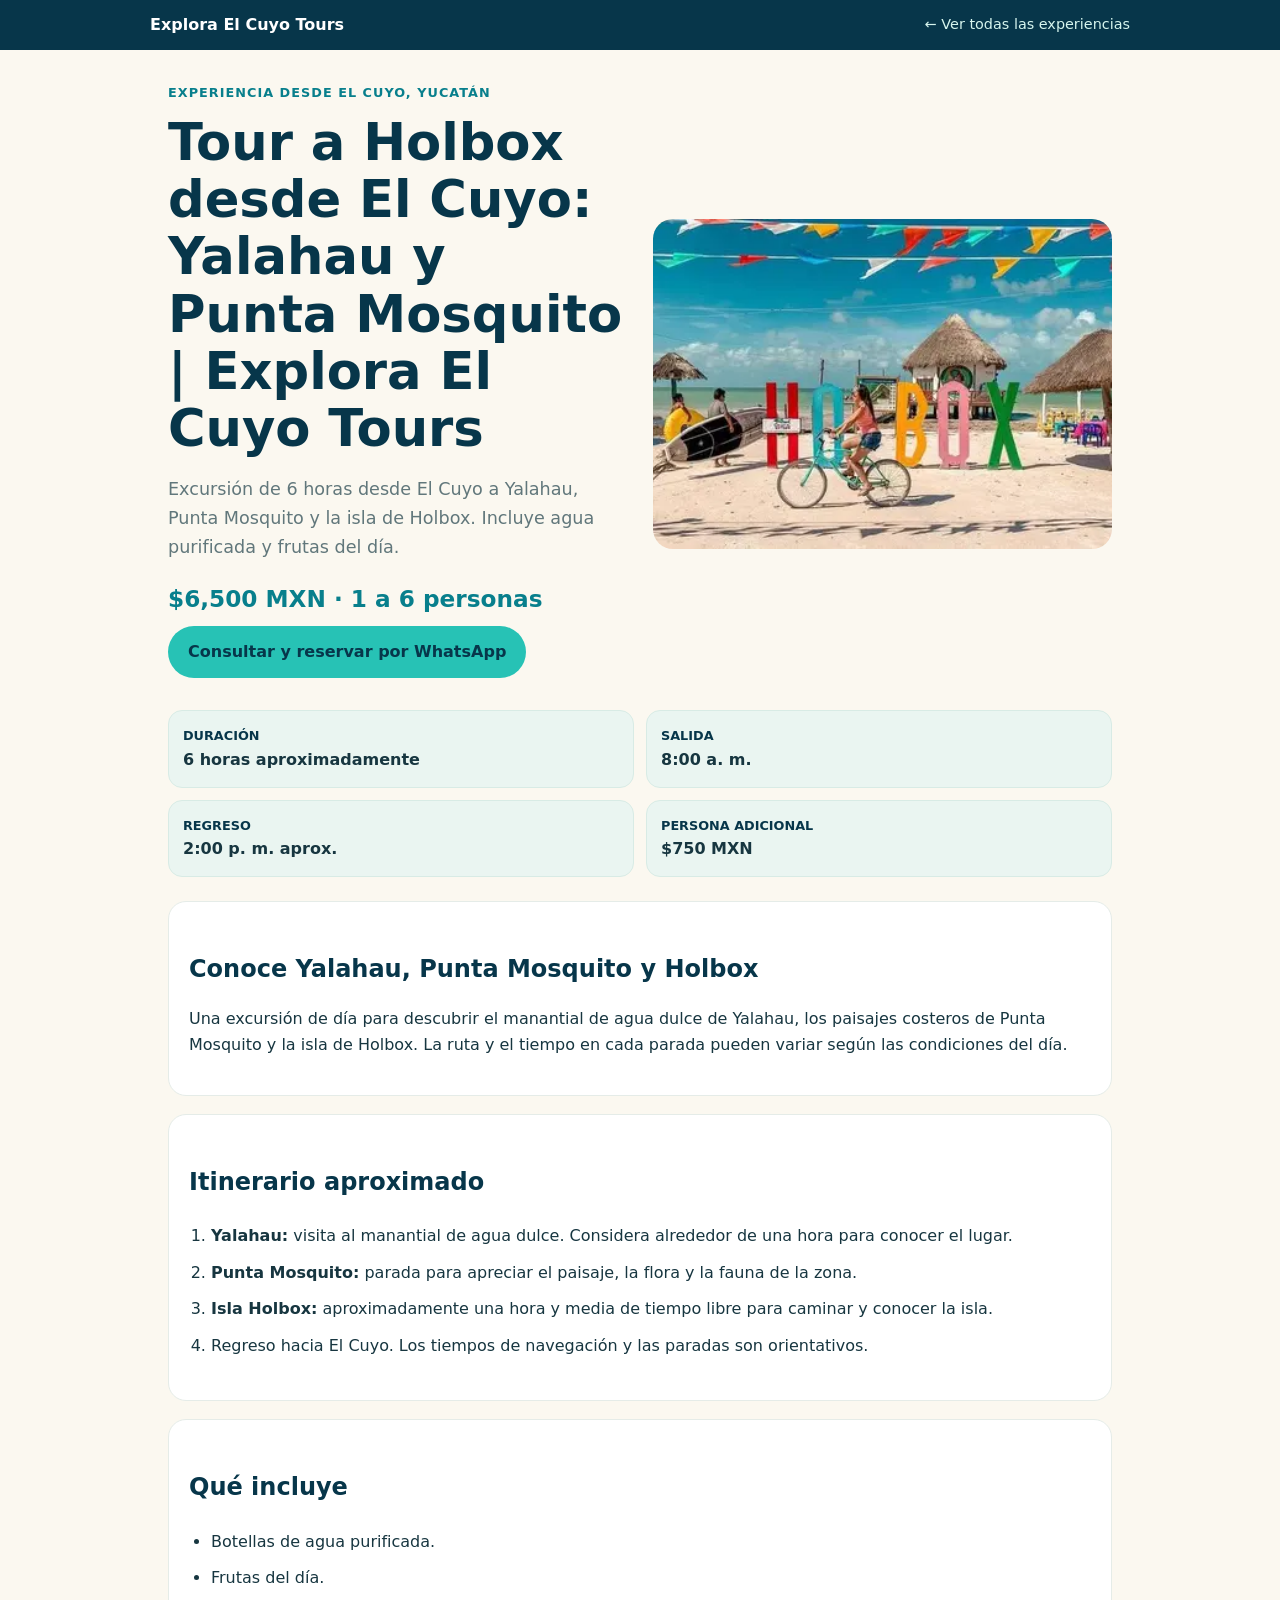
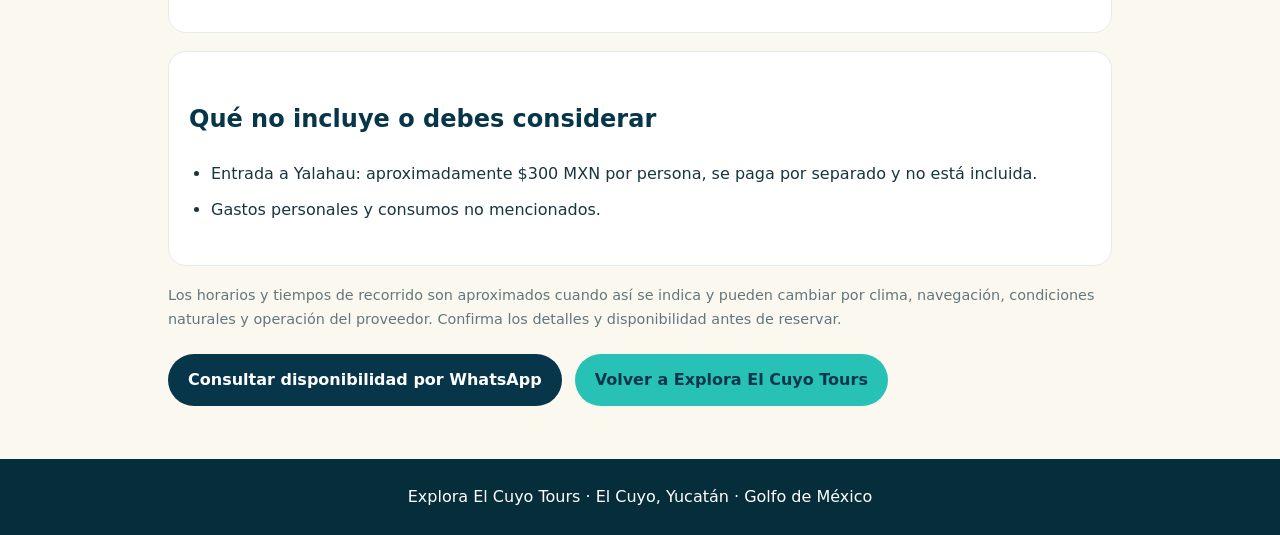
<file: tours/holbox-yalahau-punta-mosquito.html>
<!doctype html>
<html lang="es">
<head>
<meta charset="utf-8">
<meta name="viewport" content="width=device-width,initial-scale=1">
<meta name="theme-color" content="#07364a">
<meta name="robots" content="index,follow,max-image-preview:large">
<title>Tour a Holbox desde El Cuyo: Yalahau y Punta Mosquito | Explora El Cuyo Tours</title>
<meta name="description" content="Excursión de 6 horas desde El Cuyo a Yalahau, Punta Mosquito y la isla de Holbox. Incluye agua purificada y frutas del día.">
<link rel="canonical" href="https://exploraelcuyotours.com/tours/holbox-yalahau-punta-mosquito.html">
<meta property="og:type" content="article">
<meta property="og:site_name" content="Explora El Cuyo Tours">
<meta property="og:title" content="Tour a Holbox desde El Cuyo: Yalahau y Punta Mosquito | Explora El Cuyo Tours">
<meta property="og:description" content="Excursión de 6 horas desde El Cuyo a Yalahau, Punta Mosquito y la isla de Holbox. Incluye agua purificada y frutas del día.">
<meta property="og:url" content="https://exploraelcuyotours.com/tours/holbox-yalahau-punta-mosquito.html">
<meta property="og:image" content="https://exploraelcuyotours.com/coloradas_holbox_letras_playa_bicicleta.webp">
<script type="application/ld+json">
{
  "@context": "https://schema.org",
  "@type": "TouristTrip",
  "name": "Tour a Holbox desde El Cuyo: Yalahau y Punta Mosquito | Explora El Cuyo Tours",
  "description": "Excursión de 6 horas desde El Cuyo a Yalahau, Punta Mosquito y la isla de Holbox. Incluye agua purificada y frutas del día.",
  "image": "https://exploraelcuyotours.com/coloradas_holbox_letras_playa_bicicleta.webp",
  "provider": {
    "@type": "TravelAgency",
    "name": "Explora El Cuyo Tours",
    "url": "https://exploraelcuyotours.com/"
  },
  "touristType": [
    "Nature tourism",
    "Adventure tourism"
  ]
}
</script>
<style>
:root{--navy:#07364a;--blue:#087f8c;--turq:#27c2b5;--cream:#fbf8f0;--ink:#173640;--muted:#61777b}
*{box-sizing:border-box}body{margin:0;background:var(--cream);color:var(--ink);font:16px/1.65 system-ui,-apple-system,"Segoe UI",sans-serif}
a{color:inherit;text-decoration:none}.bar{background:var(--navy);color:#fff;padding:12px 18px}.bar nav{max-width:980px;margin:auto;display:flex;justify-content:space-between;gap:15px;align-items:center}.brand{font-weight:850}.back{color:#d6f5ee}
main{max-width:980px;margin:32px auto;padding:0 18px}.hero{display:grid;grid-template-columns:1fr 1fr;gap:25px;align-items:center}
.hero img{width:100%;height:330px;object-fit:cover;border-radius:20px}.eyebrow{color:var(--blue);font-weight:800;letter-spacing:.08em;text-transform:uppercase;font-size:.8rem}
h1{color:var(--navy);font-size:clamp(2rem,5vw,3.2rem);line-height:1.12;margin:10px 0}h2{color:var(--navy);margin:28px 0 8px}
.lead{font-size:1.1rem;color:var(--muted)}.facts{display:grid;grid-template-columns:repeat(2,1fr);gap:12px;margin:24px 0}
.fact{background:#eaf5f1;border:1px solid #d8ebe5;border-radius:14px;padding:14px}.fact b{display:block;color:var(--navy);font-size:.8rem;text-transform:uppercase}.fact span{font-weight:750}
.panel{background:#fff;border:1px solid #e5ece8;border-radius:18px;padding:20px;margin:18px 0}
ul,ol{padding-left:22px}li{padding:5px 0}.price{font-size:1.45rem;font-weight:900;color:var(--blue)}
.btn{display:inline-block;background:var(--turq);color:var(--navy);font-weight:850;padding:13px 20px;border-radius:30px;margin:8px 8px 8px 0}
.btn.dark{background:var(--navy);color:#fff}.note{font-size:.9rem;color:var(--muted)}
footer{text-align:center;background:#052d3a;color:#fff;padding:25px;margin-top:45px}
@media(max-width:700px){.hero{grid-template-columns:1fr}.hero img{height:250px}.facts{grid-template-columns:1fr 1fr}}

/* Ajustes de lectura y navegación en pantallas pequeñas */
html{scroll-padding-top:78px}img{max-width:100%}main{width:100%}.bar nav{flex-wrap:wrap}.back{font-size:.9rem}
@media(max-width:700px){main{margin:18px auto;padding:0 14px}.hero{gap:16px}.hero img{width:100%;height:auto;max-height:300px;aspect-ratio:16/10;object-fit:cover}.facts{gap:9px}.fact{padding:12px}.panel{padding:17px;margin:14px 0}.btn{display:inline-flex;align-items:center;justify-content:center;min-height:46px;margin:6px 5px 6px 0}.bar nav{align-items:flex-start}.back{max-width:58%;text-align:right}}
@media(prefers-reduced-motion:reduce){html{scroll-behavior:auto}}
</style>
</head><body>
<div class="bar"><nav><a class="brand" href="../index.html">Explora El Cuyo Tours</a><a class="back" href="../index.html#experiencias">← Ver todas las experiencias</a></nav></div>
<main>
<div class="hero"><div><div class="eyebrow">Experiencia desde El Cuyo, Yucatán</div><h1>Tour a Holbox desde El Cuyo: Yalahau y Punta Mosquito | Explora El Cuyo Tours</h1><p class="lead">Excursión de 6 horas desde El Cuyo a Yalahau, Punta Mosquito y la isla de Holbox. Incluye agua purificada y frutas del día.</p><div class="price">$6,500 MXN · 1 a 6 personas</div><a class="btn" href="https://wa.me/5219841858200?text=Hola%2C%20quiero%20informaci%C3%B3n%20para%20reservar%20el%20tour%20a%20Holbox%20desde%20El%20Cuyo." target="_blank" rel="noopener">Consultar y reservar por WhatsApp</a></div><img src="../coloradas_holbox_letras_playa_bicicleta.webp" alt="Paisaje y playa de Holbox, Quintana Roo" fetchpriority="high"></div>
<div class="facts"><div class="fact"><b>Duración</b><span>6 horas aproximadamente</span></div><div class="fact"><b>Salida</b><span>8:00 a. m.</span></div><div class="fact"><b>Regreso</b><span>2:00 p. m. aprox.</span></div><div class="fact"><b>Persona adicional</b><span>$750 MXN</span></div></div>
<section class="panel"><h2>Conoce Yalahau, Punta Mosquito y Holbox</h2><p>Una excursión de día para descubrir el manantial de agua dulce de Yalahau, los paisajes costeros de Punta Mosquito y la isla de Holbox. La ruta y el tiempo en cada parada pueden variar según las condiciones del día.</p></section><section class="panel"><h2>Itinerario aproximado</h2><ol><li><strong>Yalahau:</strong> visita al manantial de agua dulce. Considera alrededor de una hora para conocer el lugar.</li><li><strong>Punta Mosquito:</strong> parada para apreciar el paisaje, la flora y la fauna de la zona.</li><li><strong>Isla Holbox:</strong> aproximadamente una hora y media de tiempo libre para caminar y conocer la isla.</li><li>Regreso hacia El Cuyo. Los tiempos de navegación y las paradas son orientativos.</li></ol></section>
<div class="panel"><h2>Qué incluye</h2><ul><li>Botellas de agua purificada.</li><li>Frutas del día.</li></ul></div>
<div class="panel"><h2>Qué no incluye o debes considerar</h2><ul><li>Entrada a Yalahau: aproximadamente $300 MXN por persona, se paga por separado y no está incluida.</li><li>Gastos personales y consumos no mencionados.</li></ul></div>
<p class="note">Los horarios y tiempos de recorrido son aproximados cuando así se indica y pueden cambiar por clima, navegación, condiciones naturales y operación del proveedor. Confirma los detalles y disponibilidad antes de reservar.</p>
<a class="btn dark" href="https://wa.me/5219841858200?text=Hola%2C%20quiero%20informaci%C3%B3n%20para%20reservar%20el%20tour%20a%20Holbox%20desde%20El%20Cuyo." target="_blank" rel="noopener">Consultar disponibilidad por WhatsApp</a>
<a class="btn" href="../index.html#experiencias">Volver a Explora El Cuyo Tours</a>
</main><footer>Explora El Cuyo Tours · El Cuyo, Yucatán · Golfo de México</footer></body></html>
</file>
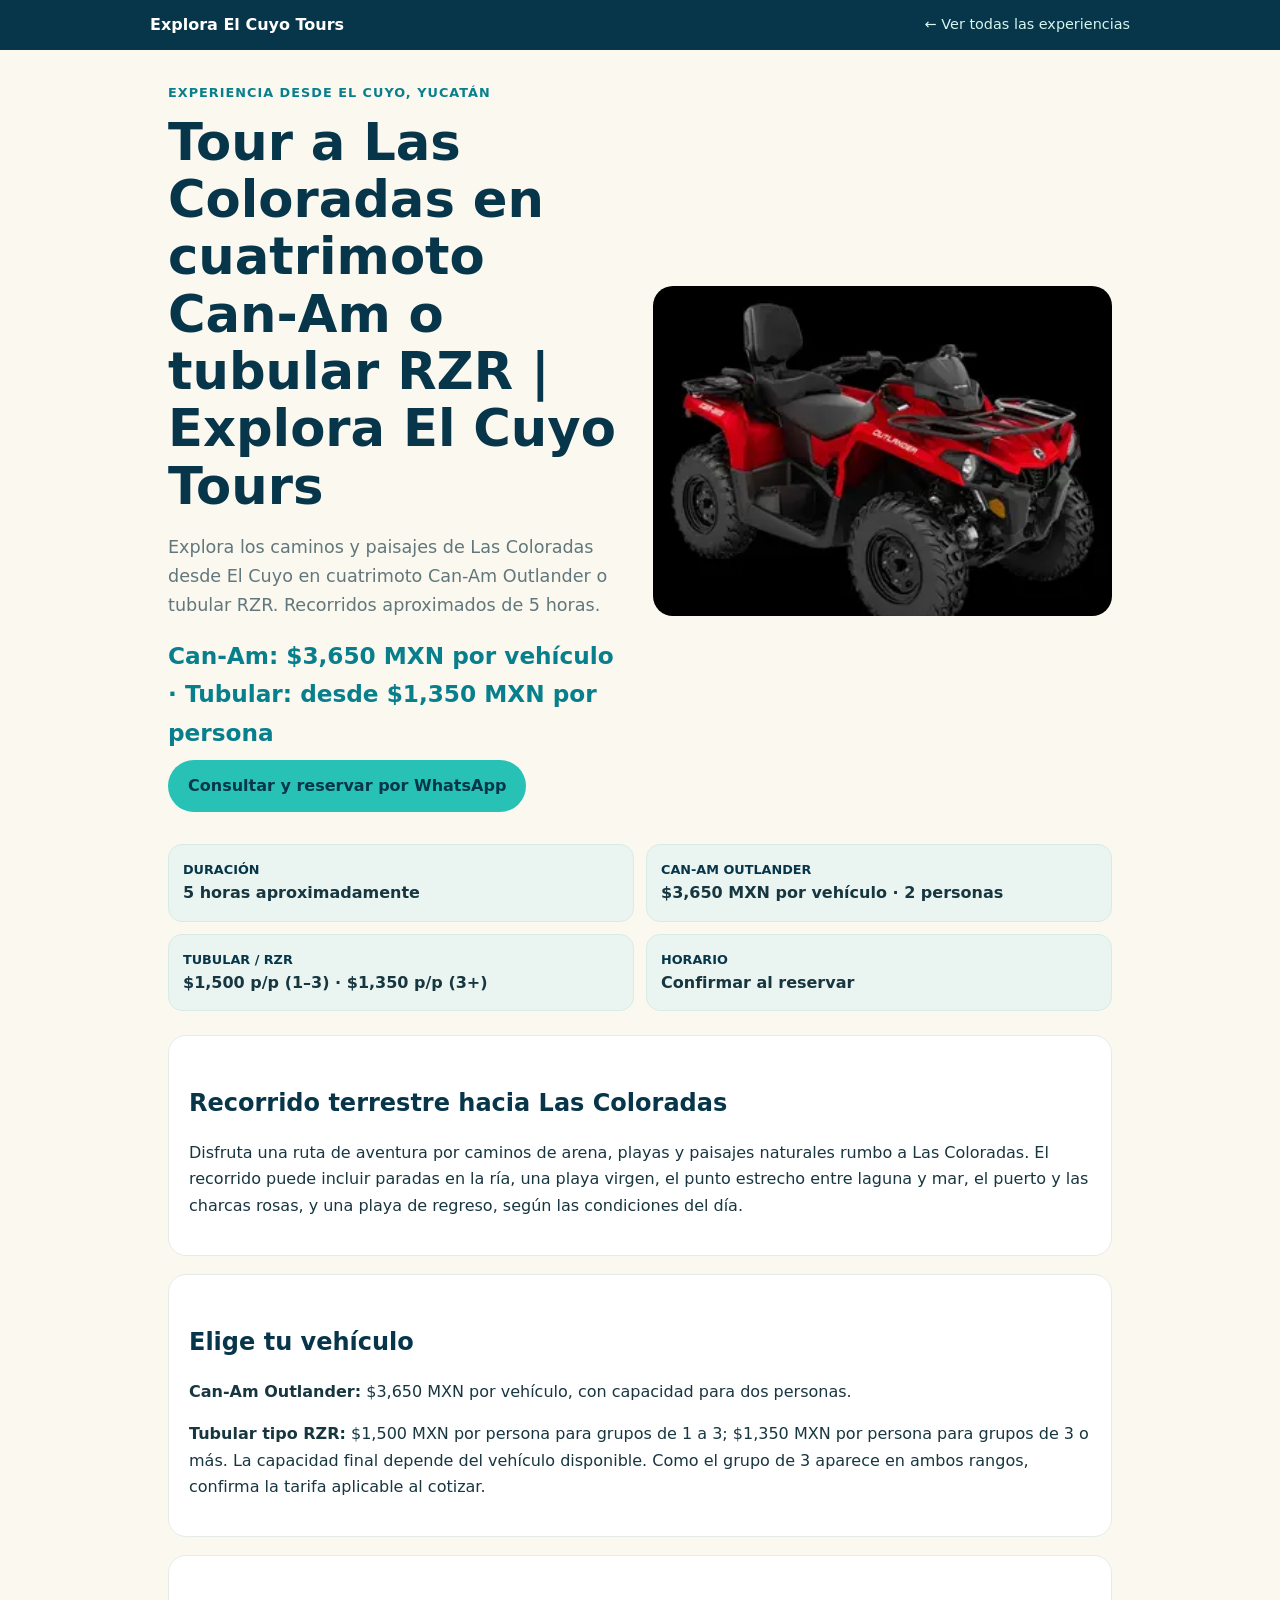
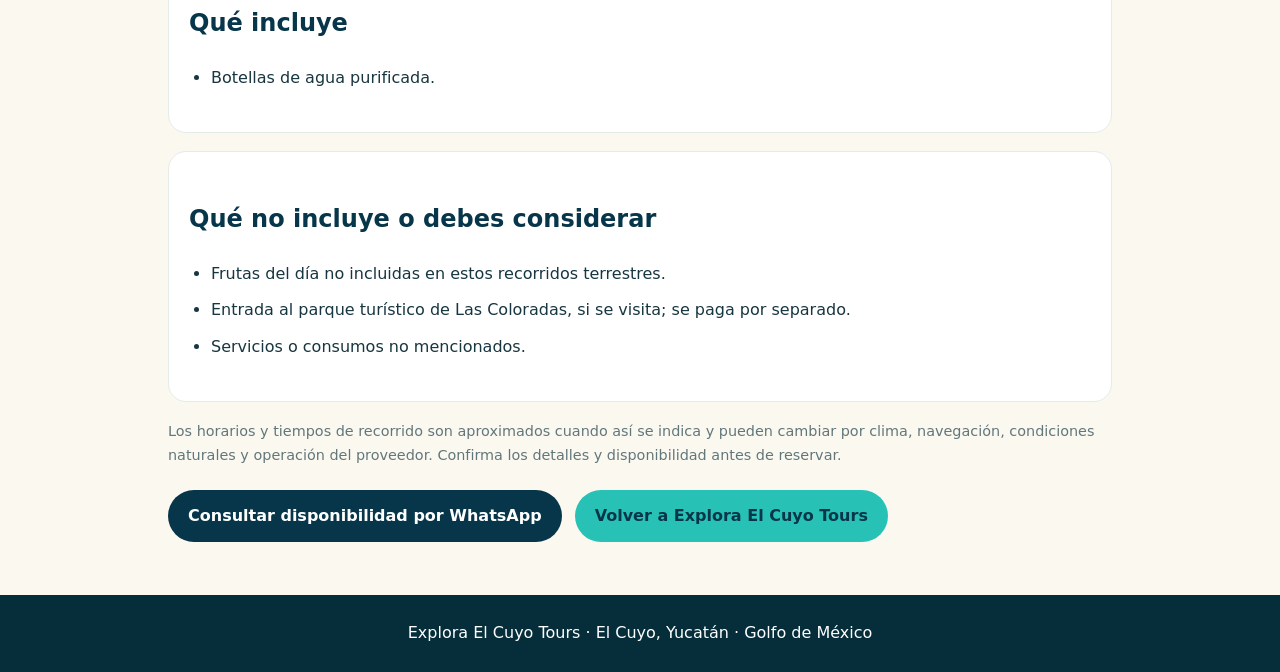
<file: tours/las-coloradas-cuatrimotos.html>
<!doctype html>
<html lang="es">
<head>
<meta charset="utf-8">
<meta name="viewport" content="width=device-width,initial-scale=1">
<meta name="theme-color" content="#07364a">
<meta name="robots" content="index,follow,max-image-preview:large">
<title>Tour a Las Coloradas en cuatrimoto Can-Am o tubular RZR | Explora El Cuyo Tours</title>
<meta name="description" content="Recorre Las Coloradas desde El Cuyo en Can-Am Outlander o tubular RZR. Aproximadamente 5 horas. Consulta precios por vehículo y tamaño del grupo.">
<link rel="canonical" href="https://exploraelcuyotours.com/tours/las-coloradas-cuatrimotos.html">
<meta property="og:type" content="article">
<meta property="og:site_name" content="Explora El Cuyo Tours">
<meta property="og:title" content="Tour a Las Coloradas en cuatrimoto Can-Am o tubular RZR | Explora El Cuyo Tours">
<meta property="og:description" content="Explora los caminos y paisajes de Las Coloradas desde El Cuyo en cuatrimoto Can-Am Outlander o tubular RZR. Recorridos aproximados de 5 horas.">
<meta property="og:url" content="https://exploraelcuyotours.com/tours/las-coloradas-cuatrimotos.html">
<meta property="og:image" content="https://exploraelcuyotours.com/cuatrimotos_can_am_outlander_atv.webp">
<script type="application/ld+json">
{
  "@context": "https://schema.org",
  "@type": "TouristTrip",
  "name": "Tour a Las Coloradas en cuatrimoto Can-Am o tubular RZR | Explora El Cuyo Tours",
  "description": "Explora los caminos y paisajes de Las Coloradas desde El Cuyo en cuatrimoto Can-Am Outlander o tubular RZR. Recorridos aproximados de 5 horas.",
  "image": "https://exploraelcuyotours.com/cuatrimotos_can_am_outlander_atv.webp",
  "provider": {
    "@type": "TravelAgency",
    "name": "Explora El Cuyo Tours",
    "url": "https://exploraelcuyotours.com/"
  },
  "touristType": [
    "Nature tourism",
    "Adventure tourism"
  ]
}
</script>
<style>
:root{--navy:#07364a;--blue:#087f8c;--turq:#27c2b5;--cream:#fbf8f0;--ink:#173640;--muted:#61777b}
*{box-sizing:border-box}body{margin:0;background:var(--cream);color:var(--ink);font:16px/1.65 system-ui,-apple-system,"Segoe UI",sans-serif}
a{color:inherit;text-decoration:none}.bar{background:var(--navy);color:#fff;padding:12px 18px}.bar nav{max-width:980px;margin:auto;display:flex;justify-content:space-between;gap:15px;align-items:center}.brand{font-weight:850}.back{color:#d6f5ee}
main{max-width:980px;margin:32px auto;padding:0 18px}.hero{display:grid;grid-template-columns:1fr 1fr;gap:25px;align-items:center}
.hero img{width:100%;height:330px;object-fit:cover;border-radius:20px}.eyebrow{color:var(--blue);font-weight:800;letter-spacing:.08em;text-transform:uppercase;font-size:.8rem}
h1{color:var(--navy);font-size:clamp(2rem,5vw,3.2rem);line-height:1.12;margin:10px 0}h2{color:var(--navy);margin:28px 0 8px}
.lead{font-size:1.1rem;color:var(--muted)}.facts{display:grid;grid-template-columns:repeat(2,1fr);gap:12px;margin:24px 0}
.fact{background:#eaf5f1;border:1px solid #d8ebe5;border-radius:14px;padding:14px}.fact b{display:block;color:var(--navy);font-size:.8rem;text-transform:uppercase}.fact span{font-weight:750}
.panel{background:#fff;border:1px solid #e5ece8;border-radius:18px;padding:20px;margin:18px 0}
ul,ol{padding-left:22px}li{padding:5px 0}.price{font-size:1.45rem;font-weight:900;color:var(--blue)}
.btn{display:inline-block;background:var(--turq);color:var(--navy);font-weight:850;padding:13px 20px;border-radius:30px;margin:8px 8px 8px 0}
.btn.dark{background:var(--navy);color:#fff}.note{font-size:.9rem;color:var(--muted)}
footer{text-align:center;background:#052d3a;color:#fff;padding:25px;margin-top:45px}
@media(max-width:700px){.hero{grid-template-columns:1fr}.hero img{height:250px}.facts{grid-template-columns:1fr 1fr}}

/* Ajustes de lectura y navegación en pantallas pequeñas */
html{scroll-padding-top:78px}img{max-width:100%}main{width:100%}.bar nav{flex-wrap:wrap}.back{font-size:.9rem}
@media(max-width:700px){main{margin:18px auto;padding:0 14px}.hero{gap:16px}.hero img{width:100%;height:auto;max-height:300px;aspect-ratio:16/10;object-fit:cover}.facts{gap:9px}.fact{padding:12px}.panel{padding:17px;margin:14px 0}.btn{display:inline-flex;align-items:center;justify-content:center;min-height:46px;margin:6px 5px 6px 0}.bar nav{align-items:flex-start}.back{max-width:58%;text-align:right}}
@media(prefers-reduced-motion:reduce){html{scroll-behavior:auto}}
</style>
</head><body>
<div class="bar"><nav><a class="brand" href="../index.html">Explora El Cuyo Tours</a><a class="back" href="../index.html#experiencias">← Ver todas las experiencias</a></nav></div>
<main>
<div class="hero"><div><div class="eyebrow">Experiencia desde El Cuyo, Yucatán</div><h1>Tour a Las Coloradas en cuatrimoto Can-Am o tubular RZR | Explora El Cuyo Tours</h1><p class="lead">Explora los caminos y paisajes de Las Coloradas desde El Cuyo en cuatrimoto Can-Am Outlander o tubular RZR. Recorridos aproximados de 5 horas.</p><div class="price">Can-Am: $3,650 MXN por vehículo · Tubular: desde $1,350 MXN por persona</div><a class="btn" href="https://wa.me/5219841858200?text=Hola%2C%20quiero%20consultar%20el%20tour%20a%20Las%20Coloradas%20en%20cuatrimoto%20o%20tubular." target="_blank" rel="noopener">Consultar y reservar por WhatsApp</a></div><img src="../cuatrimotos_can_am_outlander_atv.webp" alt="Cuatrimoto Can-Am Outlander para recorrido hacia Las Coloradas" fetchpriority="high"></div>
<div class="facts"><div class="fact"><b>Duración</b><span>5 horas aproximadamente</span></div><div class="fact"><b>Can-Am Outlander</b><span>$3,650 MXN por vehículo · 2 personas</span></div><div class="fact"><b>Tubular / RZR</b><span>$1,500 p/p (1–3) · $1,350 p/p (3+)</span></div><div class="fact"><b>Horario</b><span>Confirmar al reservar</span></div></div>
<section class="panel"><h2>Recorrido terrestre hacia Las Coloradas</h2><p>Disfruta una ruta de aventura por caminos de arena, playas y paisajes naturales rumbo a Las Coloradas. El recorrido puede incluir paradas en la ría, una playa virgen, el punto estrecho entre laguna y mar, el puerto y las charcas rosas, y una playa de regreso, según las condiciones del día.</p></section><section class="panel"><h2>Elige tu vehículo</h2><p><strong>Can-Am Outlander:</strong> $3,650 MXN por vehículo, con capacidad para dos personas.</p><p><strong>Tubular tipo RZR:</strong> $1,500 MXN por persona para grupos de 1 a 3; $1,350 MXN por persona para grupos de 3 o más. La capacidad final depende del vehículo disponible. Como el grupo de 3 aparece en ambos rangos, confirma la tarifa aplicable al cotizar.</p></section>
<div class="panel"><h2>Qué incluye</h2><ul><li>Botellas de agua purificada.</li></ul></div>
<div class="panel"><h2>Qué no incluye o debes considerar</h2><ul><li>Frutas del día no incluidas en estos recorridos terrestres.</li><li>Entrada al parque turístico de Las Coloradas, si se visita; se paga por separado.</li><li>Servicios o consumos no mencionados.</li></ul></div>
<p class="note">Los horarios y tiempos de recorrido son aproximados cuando así se indica y pueden cambiar por clima, navegación, condiciones naturales y operación del proveedor. Confirma los detalles y disponibilidad antes de reservar.</p>
<a class="btn dark" href="https://wa.me/5219841858200?text=Hola%2C%20quiero%20consultar%20el%20tour%20a%20Las%20Coloradas%20en%20cuatrimoto%20o%20tubular." target="_blank" rel="noopener">Consultar disponibilidad por WhatsApp</a>
<a class="btn" href="../index.html#experiencias">Volver a Explora El Cuyo Tours</a>
</main><footer>Explora El Cuyo Tours · El Cuyo, Yucatán · Golfo de México</footer></body></html>
</file>
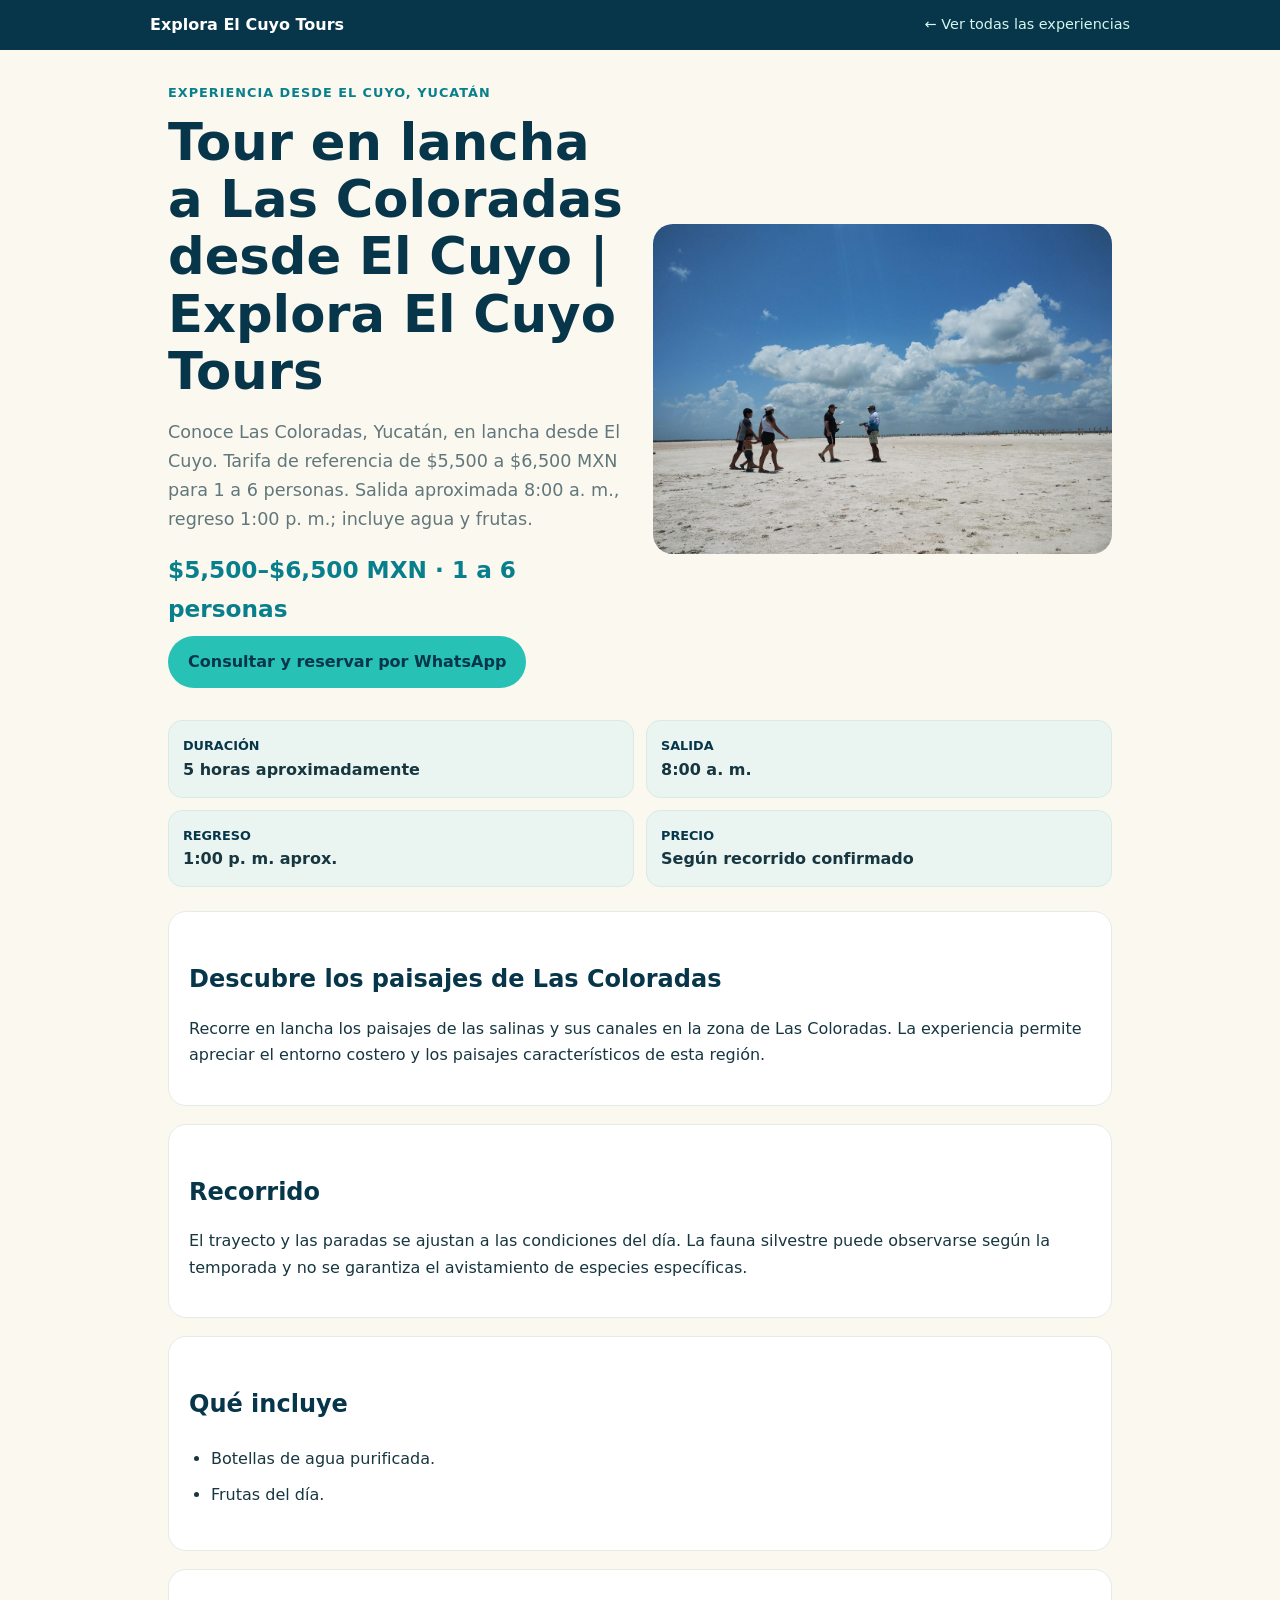
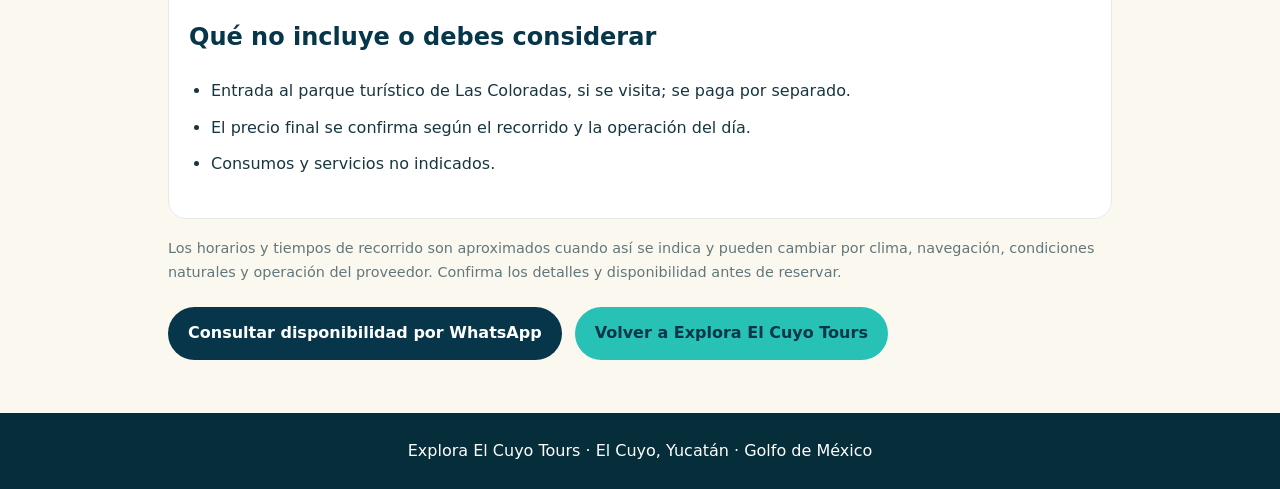
<file: tours/las-coloradas-en-lancha.html>
<!doctype html>
<html lang="es">
<head>
<meta charset="utf-8">
<meta name="viewport" content="width=device-width,initial-scale=1">
<meta name="theme-color" content="#07364a">
<meta name="robots" content="index,follow,max-image-preview:large">
<title>Tour en lancha a Las Coloradas desde El Cuyo | Explora El Cuyo Tours</title>
<meta name="description" content="Conoce Las Coloradas, Yucatán, en un recorrido en lancha desde la región de El Cuyo. Tarifa de referencia de $5,500 a $6,500 MXN para 1 a 6 personas. Salida aproximada 8 a. m.; agua y frutas incluidas.">
<link rel="canonical" href="https://exploraelcuyotours.com/tours/las-coloradas-en-lancha.html">
<meta property="og:type" content="article">
<meta property="og:site_name" content="Explora El Cuyo Tours">
<meta property="og:title" content="Tour en lancha a Las Coloradas desde El Cuyo | Explora El Cuyo Tours">
<meta property="og:description" content="Conoce Las Coloradas, Yucatán, en lancha desde El Cuyo. Tarifa de referencia de $5,500 a $6,500 MXN para 1 a 6 personas, con agua y frutas incluidas.">
<meta property="og:url" content="https://exploraelcuyotours.com/tours/las-coloradas-en-lancha.html">
<meta property="og:image" content="https://exploraelcuyotours.com/hero-coloradas.jpg">
<script type="application/ld+json">
{
  "@context": "https://schema.org",
  "@type": "TouristTrip",
  "name": "Tour en lancha a Las Coloradas desde El Cuyo | Explora El Cuyo Tours",
  "description": "Conoce Las Coloradas, Yucatán, en lancha desde El Cuyo. Tarifa de referencia de $5,500 a $6,500 MXN para 1 a 6 personas, con agua y frutas incluidas.",
  "image": "https://exploraelcuyotours.com/hero-coloradas.jpg",
  "provider": {
    "@type": "TravelAgency",
    "name": "Explora El Cuyo Tours",
    "url": "https://exploraelcuyotours.com/"
  },
  "touristType": [
    "Nature tourism",
    "Adventure tourism"
  ]
}
</script>
<style>
:root{--navy:#07364a;--blue:#087f8c;--turq:#27c2b5;--cream:#fbf8f0;--ink:#173640;--muted:#61777b}
*{box-sizing:border-box}body{margin:0;background:var(--cream);color:var(--ink);font:16px/1.65 system-ui,-apple-system,"Segoe UI",sans-serif}
a{color:inherit;text-decoration:none}.bar{background:var(--navy);color:#fff;padding:12px 18px}.bar nav{max-width:980px;margin:auto;display:flex;justify-content:space-between;gap:15px;align-items:center}.brand{font-weight:850}.back{color:#d6f5ee}
main{max-width:980px;margin:32px auto;padding:0 18px}.hero{display:grid;grid-template-columns:1fr 1fr;gap:25px;align-items:center}
.hero img{width:100%;height:330px;object-fit:cover;border-radius:20px}.eyebrow{color:var(--blue);font-weight:800;letter-spacing:.08em;text-transform:uppercase;font-size:.8rem}
h1{color:var(--navy);font-size:clamp(2rem,5vw,3.2rem);line-height:1.12;margin:10px 0}h2{color:var(--navy);margin:28px 0 8px}
.lead{font-size:1.1rem;color:var(--muted)}.facts{display:grid;grid-template-columns:repeat(2,1fr);gap:12px;margin:24px 0}
.fact{background:#eaf5f1;border:1px solid #d8ebe5;border-radius:14px;padding:14px}.fact b{display:block;color:var(--navy);font-size:.8rem;text-transform:uppercase}.fact span{font-weight:750}
.panel{background:#fff;border:1px solid #e5ece8;border-radius:18px;padding:20px;margin:18px 0}
ul,ol{padding-left:22px}li{padding:5px 0}.price{font-size:1.45rem;font-weight:900;color:var(--blue)}
.btn{display:inline-block;background:var(--turq);color:var(--navy);font-weight:850;padding:13px 20px;border-radius:30px;margin:8px 8px 8px 0}
.btn.dark{background:var(--navy);color:#fff}.note{font-size:.9rem;color:var(--muted)}
footer{text-align:center;background:#052d3a;color:#fff;padding:25px;margin-top:45px}
@media(max-width:700px){.hero{grid-template-columns:1fr}.hero img{height:250px}.facts{grid-template-columns:1fr 1fr}}

/* Ajustes de lectura y navegación en pantallas pequeñas */
html{scroll-padding-top:78px}img{max-width:100%}main{width:100%}.bar nav{flex-wrap:wrap}.back{font-size:.9rem}
@media(max-width:700px){main{margin:18px auto;padding:0 14px}.hero{gap:16px}.hero img{width:100%;height:auto;max-height:300px;aspect-ratio:16/10;object-fit:cover}.facts{gap:9px}.fact{padding:12px}.panel{padding:17px;margin:14px 0}.btn{display:inline-flex;align-items:center;justify-content:center;min-height:46px;margin:6px 5px 6px 0}.bar nav{align-items:flex-start}.back{max-width:58%;text-align:right}}
@media(prefers-reduced-motion:reduce){html{scroll-behavior:auto}}
</style>
</head><body>
<div class="bar"><nav><a class="brand" href="../index.html">Explora El Cuyo Tours</a><a class="back" href="../index.html#experiencias">← Ver todas las experiencias</a></nav></div>
<main>
<div class="hero"><div><div class="eyebrow">Experiencia desde El Cuyo, Yucatán</div><h1>Tour en lancha a Las Coloradas desde El Cuyo | Explora El Cuyo Tours</h1><p class="lead">Conoce Las Coloradas, Yucatán, en lancha desde El Cuyo. Tarifa de referencia de $5,500 a $6,500 MXN para 1 a 6 personas. Salida aproximada 8:00 a. m., regreso 1:00 p. m.; incluye agua y frutas.</p><div class="price">$5,500–$6,500 MXN · 1 a 6 personas</div><a class="btn" href="https://wa.me/5219841858200?text=Hola%2C%20quiero%20reservar%20el%20tour%20en%20lancha%20a%20Las%20Coloradas." target="_blank" rel="noopener">Consultar y reservar por WhatsApp</a></div><img src="../hero-coloradas.jpg" alt="Visitantes disfrutando del paisaje de Las Coloradas, Yucatán, junto a las salinas" fetchpriority="high"></div>
<div class="facts"><div class="fact"><b>Duración</b><span>5 horas aproximadamente</span></div><div class="fact"><b>Salida</b><span>8:00 a. m.</span></div><div class="fact"><b>Regreso</b><span>1:00 p. m. aprox.</span></div><div class="fact"><b>Precio</b><span>Según recorrido confirmado</span></div></div>
<section class="panel"><h2>Descubre los paisajes de Las Coloradas</h2><p>Recorre en lancha los paisajes de las salinas y sus canales en la zona de Las Coloradas. La experiencia permite apreciar el entorno costero y los paisajes característicos de esta región.</p></section><section class="panel"><h2>Recorrido</h2><p>El trayecto y las paradas se ajustan a las condiciones del día. La fauna silvestre puede observarse según la temporada y no se garantiza el avistamiento de especies específicas.</p></section>
<div class="panel"><h2>Qué incluye</h2><ul><li>Botellas de agua purificada.</li><li>Frutas del día.</li></ul></div>
<div class="panel"><h2>Qué no incluye o debes considerar</h2><ul><li>Entrada al parque turístico de Las Coloradas, si se visita; se paga por separado.</li><li>El precio final se confirma según el recorrido y la operación del día.</li><li>Consumos y servicios no indicados.</li></ul></div>
<p class="note">Los horarios y tiempos de recorrido son aproximados cuando así se indica y pueden cambiar por clima, navegación, condiciones naturales y operación del proveedor. Confirma los detalles y disponibilidad antes de reservar.</p>
<a class="btn dark" href="https://wa.me/5219841858200?text=Hola%2C%20quiero%20reservar%20el%20tour%20en%20lancha%20a%20Las%20Coloradas." target="_blank" rel="noopener">Consultar disponibilidad por WhatsApp</a>
<a class="btn" href="../index.html#experiencias">Volver a Explora El Cuyo Tours</a>
</main><footer>Explora El Cuyo Tours · El Cuyo, Yucatán · Golfo de México</footer></body></html>
</file>
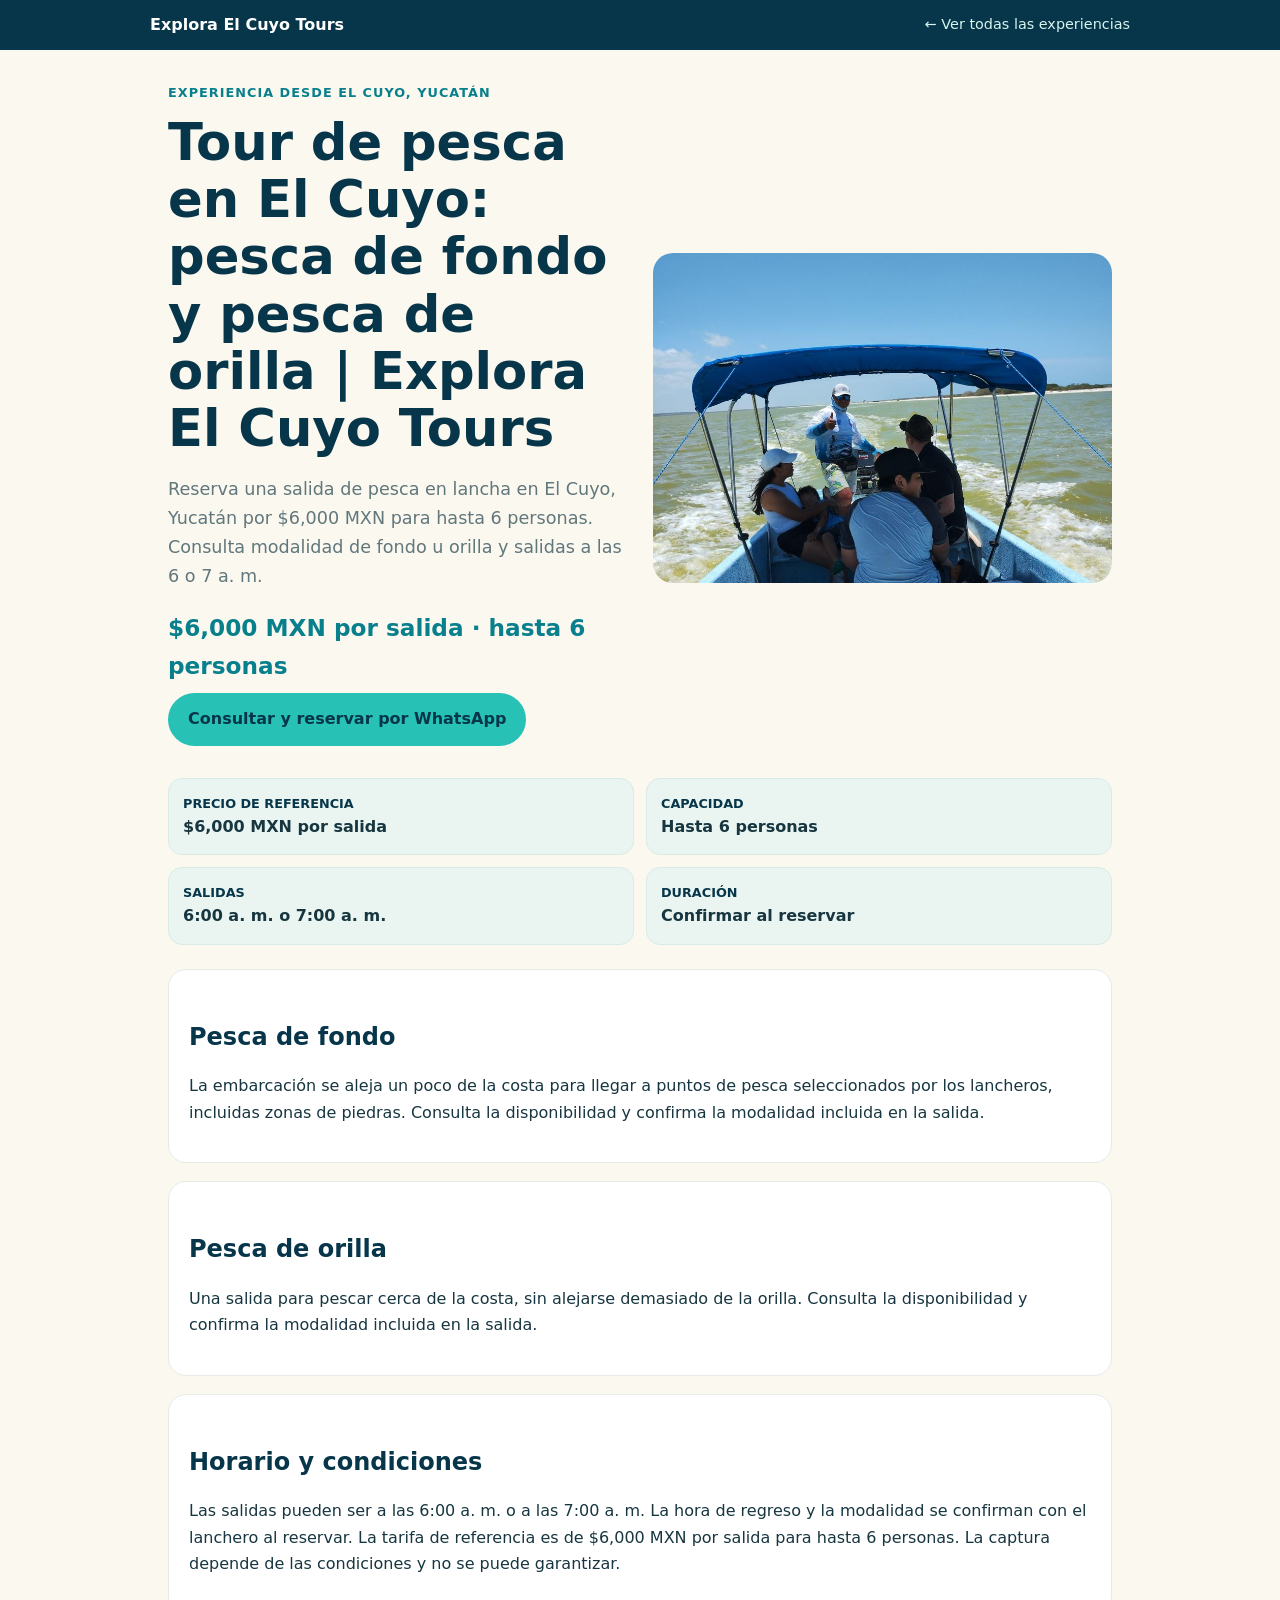
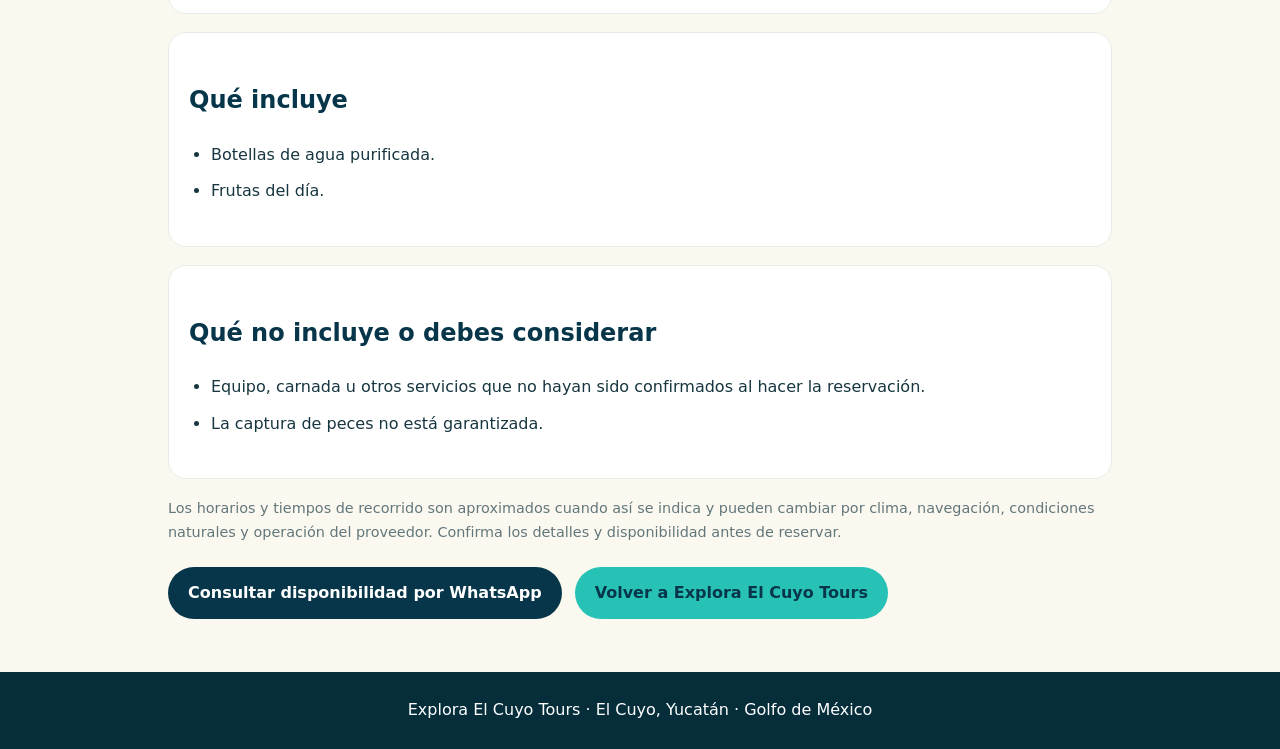
<file: tours/pesca-en-el-cuyo.html>
<!doctype html>
<html lang="es">
<head>
<meta charset="utf-8">
<meta name="viewport" content="width=device-width,initial-scale=1">
<meta name="theme-color" content="#07364a">
<meta name="robots" content="index,follow,max-image-preview:large">
<title>Tour de pesca en El Cuyo: pesca de fondo y pesca de orilla | Explora El Cuyo Tours</title>
<meta name="description" content="Reserva una salida de pesca en lancha en El Cuyo, Yucatán por $6,000 MXN para hasta 6 personas. Consulta modalidad de fondo u orilla y salidas a las 6 o 7 a. m.">
<link rel="canonical" href="https://exploraelcuyotours.com/tours/pesca-en-el-cuyo.html">
<meta property="og:type" content="article">
<meta property="og:site_name" content="Explora El Cuyo Tours">
<meta property="og:title" content="Tour de pesca en El Cuyo: pesca de fondo y pesca de orilla | Explora El Cuyo Tours">
<meta property="og:description" content="Reserva una salida de pesca en lancha en El Cuyo, Yucatán por $6,000 MXN para hasta 6 personas. Consulta modalidad de fondo u orilla y salidas a las 6 o 7 a. m.">
<meta property="og:url" content="https://exploraelcuyotours.com/tours/pesca-en-el-cuyo.html">
<meta property="og:image" content="https://exploraelcuyotours.com/tour-pesca.jpg">
<script type="application/ld+json">
{
  "@context": "https://schema.org",
  "@type": "TouristTrip",
  "name": "Tour de pesca en El Cuyo: pesca de fondo y pesca de orilla | Explora El Cuyo Tours",
  "description": "Reserva una salida de pesca en lancha en El Cuyo, Yucatán por $6,000 MXN para hasta 6 personas. Consulta modalidad de fondo u orilla y salidas a las 6 o 7 a. m.",
  "image": "https://exploraelcuyotours.com/tour-pesca.jpg",
  "provider": {
    "@type": "TravelAgency",
    "name": "Explora El Cuyo Tours",
    "url": "https://exploraelcuyotours.com/"
  },
  "touristType": [
    "Nature tourism",
    "Adventure tourism"
  ]
}
</script>
<style>
:root{--navy:#07364a;--blue:#087f8c;--turq:#27c2b5;--cream:#fbf8f0;--ink:#173640;--muted:#61777b}
*{box-sizing:border-box}body{margin:0;background:var(--cream);color:var(--ink);font:16px/1.65 system-ui,-apple-system,"Segoe UI",sans-serif}
a{color:inherit;text-decoration:none}.bar{background:var(--navy);color:#fff;padding:12px 18px}.bar nav{max-width:980px;margin:auto;display:flex;justify-content:space-between;gap:15px;align-items:center}.brand{font-weight:850}.back{color:#d6f5ee}
main{max-width:980px;margin:32px auto;padding:0 18px}.hero{display:grid;grid-template-columns:1fr 1fr;gap:25px;align-items:center}
.hero img{width:100%;height:330px;object-fit:cover;border-radius:20px}.eyebrow{color:var(--blue);font-weight:800;letter-spacing:.08em;text-transform:uppercase;font-size:.8rem}
h1{color:var(--navy);font-size:clamp(2rem,5vw,3.2rem);line-height:1.12;margin:10px 0}h2{color:var(--navy);margin:28px 0 8px}
.lead{font-size:1.1rem;color:var(--muted)}.facts{display:grid;grid-template-columns:repeat(2,1fr);gap:12px;margin:24px 0}
.fact{background:#eaf5f1;border:1px solid #d8ebe5;border-radius:14px;padding:14px}.fact b{display:block;color:var(--navy);font-size:.8rem;text-transform:uppercase}.fact span{font-weight:750}
.panel{background:#fff;border:1px solid #e5ece8;border-radius:18px;padding:20px;margin:18px 0}
ul,ol{padding-left:22px}li{padding:5px 0}.price{font-size:1.45rem;font-weight:900;color:var(--blue)}
.btn{display:inline-block;background:var(--turq);color:var(--navy);font-weight:850;padding:13px 20px;border-radius:30px;margin:8px 8px 8px 0}
.btn.dark{background:var(--navy);color:#fff}.note{font-size:.9rem;color:var(--muted)}
footer{text-align:center;background:#052d3a;color:#fff;padding:25px;margin-top:45px}
@media(max-width:700px){.hero{grid-template-columns:1fr}.hero img{height:250px}.facts{grid-template-columns:1fr 1fr}}

/* Ajustes de lectura y navegación en pantallas pequeñas */
html{scroll-padding-top:78px}img{max-width:100%}main{width:100%}.bar nav{flex-wrap:wrap}.back{font-size:.9rem}
@media(max-width:700px){main{margin:18px auto;padding:0 14px}.hero{gap:16px}.hero img{width:100%;height:auto;max-height:300px;aspect-ratio:16/10;object-fit:cover}.facts{gap:9px}.fact{padding:12px}.panel{padding:17px;margin:14px 0}.btn{display:inline-flex;align-items:center;justify-content:center;min-height:46px;margin:6px 5px 6px 0}.bar nav{align-items:flex-start}.back{max-width:58%;text-align:right}}
@media(prefers-reduced-motion:reduce){html{scroll-behavior:auto}}
</style>
</head><body>
<div class="bar"><nav><a class="brand" href="../index.html">Explora El Cuyo Tours</a><a class="back" href="../index.html#experiencias">← Ver todas las experiencias</a></nav></div>
<main>
<div class="hero"><div><div class="eyebrow">Experiencia desde El Cuyo, Yucatán</div><h1>Tour de pesca en El Cuyo: pesca de fondo y pesca de orilla | Explora El Cuyo Tours</h1><p class="lead">Reserva una salida de pesca en lancha en El Cuyo, Yucatán por $6,000 MXN para hasta 6 personas. Consulta modalidad de fondo u orilla y salidas a las 6 o 7 a. m.</p><div class="price">$6,000 MXN por salida · hasta 6 personas</div><a class="btn" href="https://wa.me/5219841858200?text=Hola%2C%20quiero%20consultar%20una%20salida%20de%20pesca%20en%20El%20Cuyo." target="_blank" rel="noopener">Consultar y reservar por WhatsApp</a></div><img src="../tour-pesca.jpg" alt="Pesca artesanal en lancha en El Cuyo, Yucatán" fetchpriority="high"></div>
<div class="facts"><div class="fact"><b>Precio de referencia</b><span>$6,000 MXN por salida</span></div><div class="fact"><b>Capacidad</b><span>Hasta 6 personas</span></div><div class="fact"><b>Salidas</b><span>6:00 a. m. o 7:00 a. m.</span></div><div class="fact"><b>Duración</b><span>Confirmar al reservar</span></div></div>
<section class="panel"><h2>Pesca de fondo</h2><p>La embarcación se aleja un poco de la costa para llegar a puntos de pesca seleccionados por los lancheros, incluidas zonas de piedras. Consulta la disponibilidad y confirma la modalidad incluida en la salida.</p></section><section class="panel"><h2>Pesca de orilla</h2><p>Una salida para pescar cerca de la costa, sin alejarse demasiado de la orilla. Consulta la disponibilidad y confirma la modalidad incluida en la salida.</p></section><section class="panel"><h2>Horario y condiciones</h2><p>Las salidas pueden ser a las 6:00 a. m. o a las 7:00 a. m. La hora de regreso y la modalidad se confirman con el lanchero al reservar. La tarifa de referencia es de $6,000 MXN por salida para hasta 6 personas. La captura depende de las condiciones y no se puede garantizar.</p></section>
<div class="panel"><h2>Qué incluye</h2><ul><li>Botellas de agua purificada.</li><li>Frutas del día.</li></ul></div>
<div class="panel"><h2>Qué no incluye o debes considerar</h2><ul><li>Equipo, carnada u otros servicios que no hayan sido confirmados al hacer la reservación.</li><li>La captura de peces no está garantizada.</li></ul></div>
<p class="note">Los horarios y tiempos de recorrido son aproximados cuando así se indica y pueden cambiar por clima, navegación, condiciones naturales y operación del proveedor. Confirma los detalles y disponibilidad antes de reservar.</p>
<a class="btn dark" href="https://wa.me/5219841858200?text=Hola%2C%20quiero%20consultar%20una%20salida%20de%20pesca%20en%20El%20Cuyo." target="_blank" rel="noopener">Consultar disponibilidad por WhatsApp</a>
<a class="btn" href="../index.html#experiencias">Volver a Explora El Cuyo Tours</a>
</main><footer>Explora El Cuyo Tours · El Cuyo, Yucatán · Golfo de México</footer></body></html>
</file>
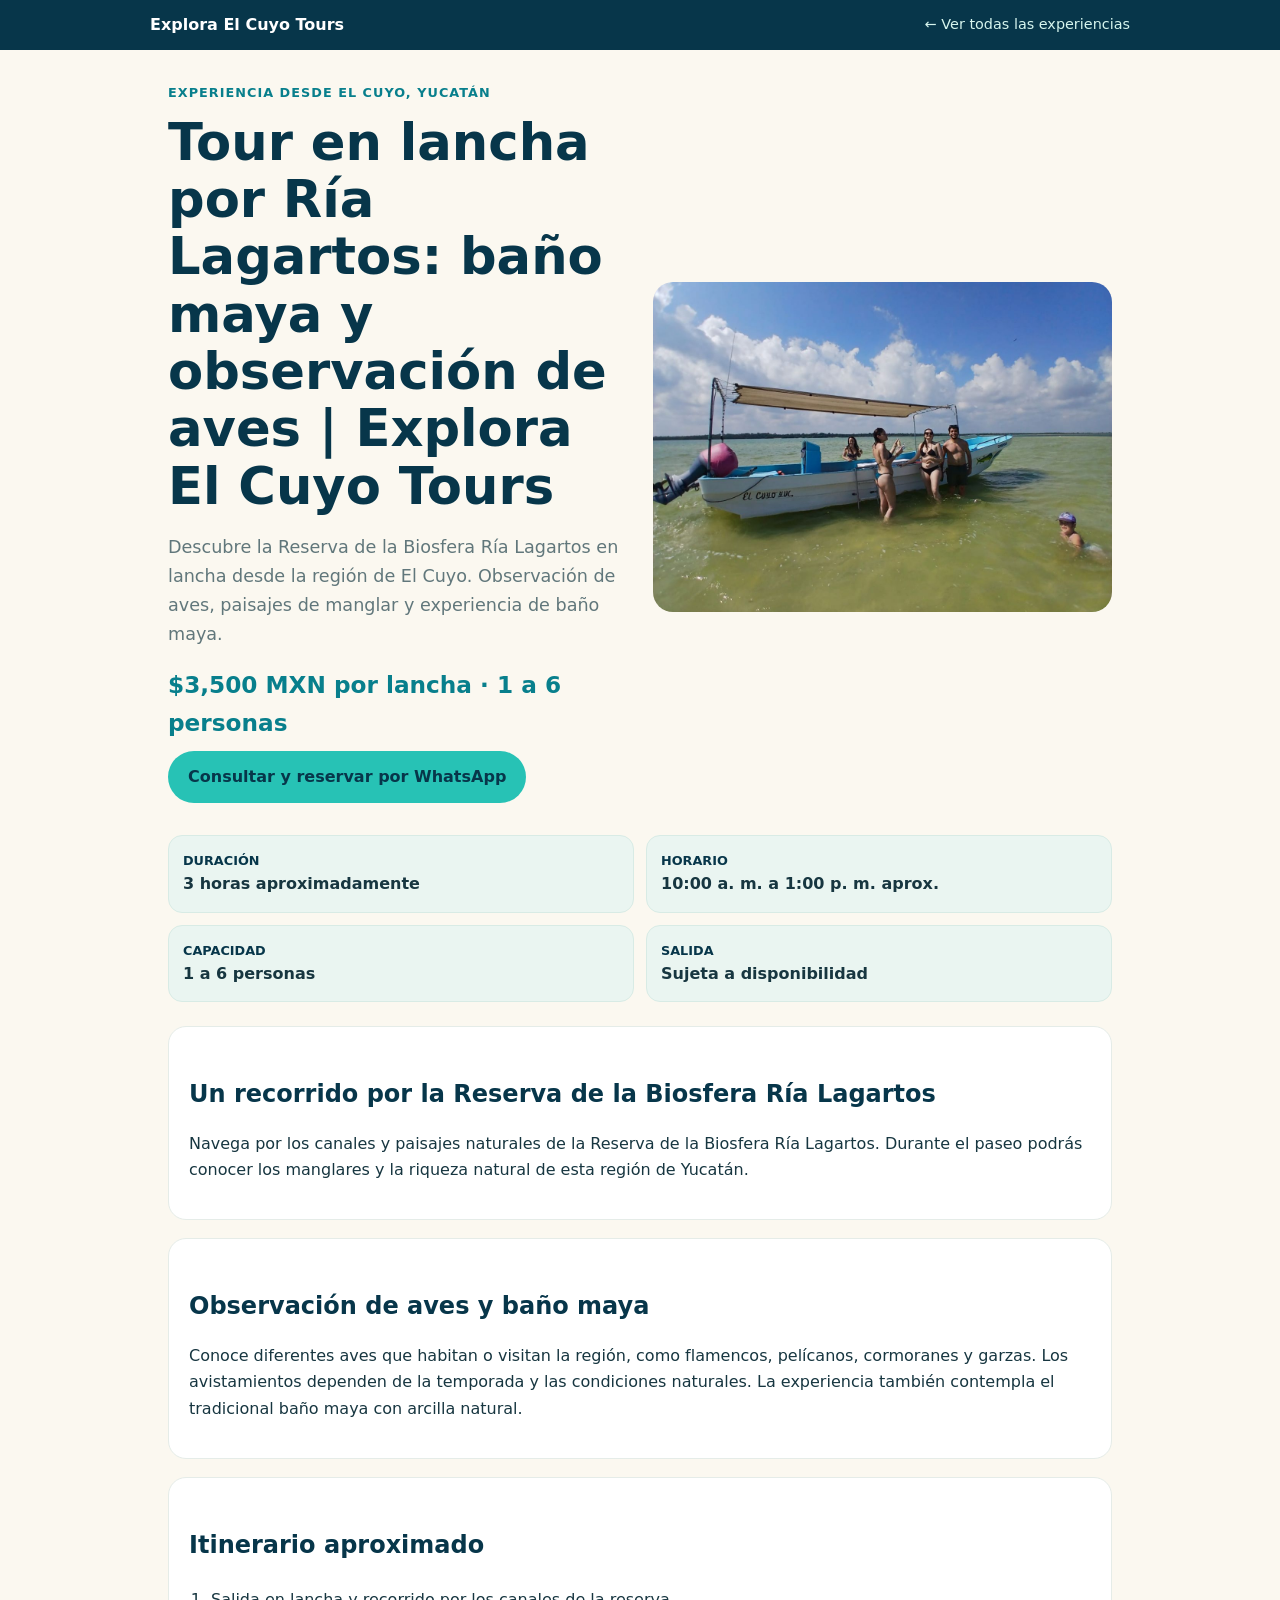
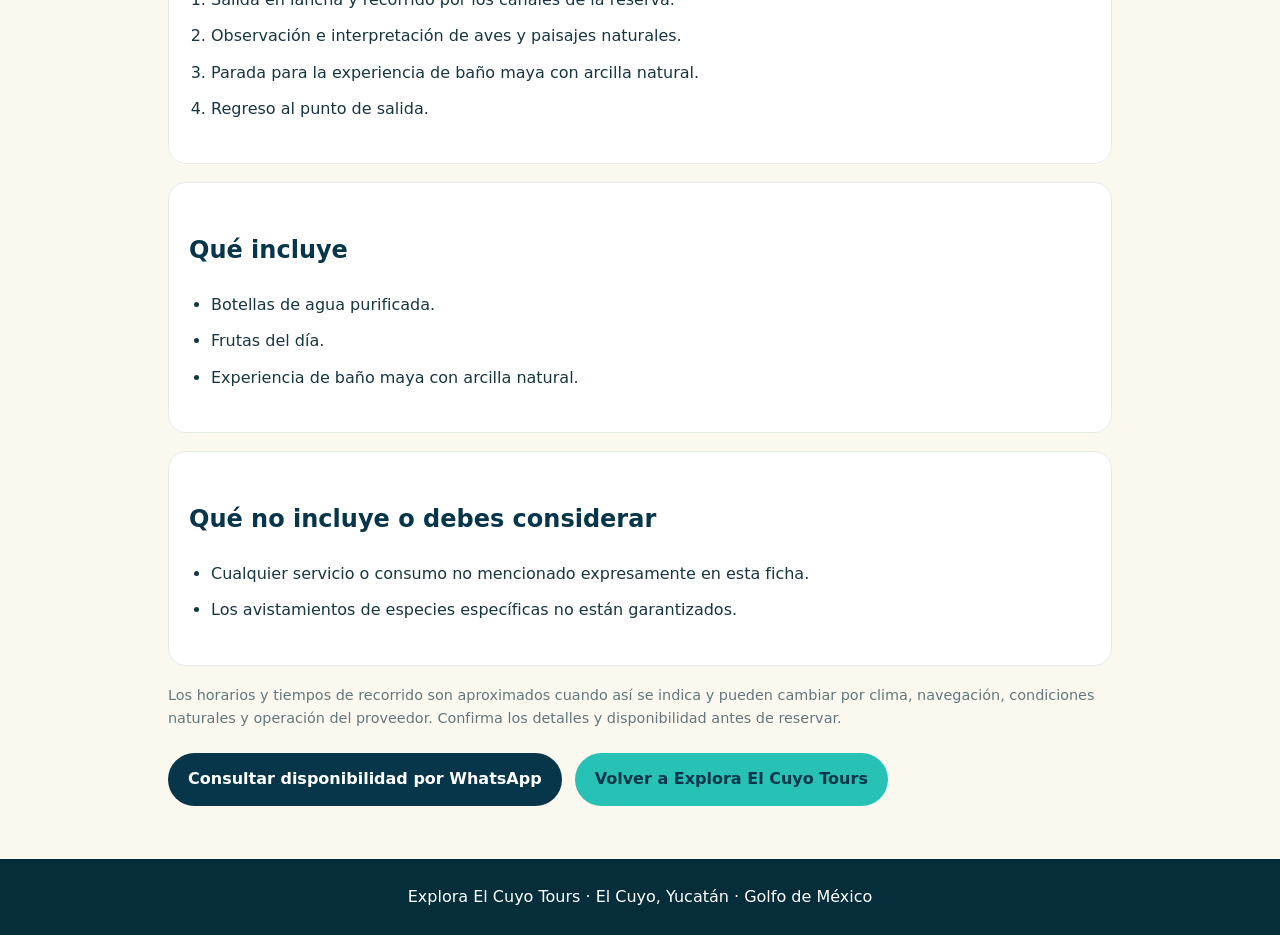
<file: tours/ria-lagartos-bano-maya.html>
<!doctype html>
<html lang="es">
<head>
<meta charset="utf-8">
<meta name="viewport" content="width=device-width,initial-scale=1">
<meta name="theme-color" content="#07364a">
<meta name="robots" content="index,follow,max-image-preview:large">
<title>Tour en lancha por Ría Lagartos: baño maya y observación de aves | Explora El Cuyo Tours</title>
<meta name="description" content="Descubre la Reserva de la Biosfera Ría Lagartos en lancha desde la región de El Cuyo. Observación de aves, paisajes de manglar y experiencia de baño maya.">
<link rel="canonical" href="https://exploraelcuyotours.com/tours/ria-lagartos-bano-maya.html">
<meta property="og:type" content="article">
<meta property="og:site_name" content="Explora El Cuyo Tours">
<meta property="og:title" content="Tour en lancha por Ría Lagartos: baño maya y observación de aves | Explora El Cuyo Tours">
<meta property="og:description" content="Descubre la Reserva de la Biosfera Ría Lagartos en lancha desde la región de El Cuyo. Observación de aves, paisajes de manglar y experiencia de baño maya.">
<meta property="og:url" content="https://exploraelcuyotours.com/tours/ria-lagartos-bano-maya.html">
<meta property="og:image" content="https://exploraelcuyotours.com/tour-bote-grupo.jpg">
<script type="application/ld+json">
{
  "@context": "https://schema.org",
  "@type": "TouristTrip",
  "name": "Tour en lancha por Ría Lagartos: baño maya y observación de aves | Explora El Cuyo Tours",
  "description": "Descubre la Reserva de la Biosfera Ría Lagartos en lancha desde la región de El Cuyo. Observación de aves, paisajes de manglar y experiencia de baño maya.",
  "image": "https://exploraelcuyotours.com/tour-bote-grupo.jpg",
  "provider": {
    "@type": "TravelAgency",
    "name": "Explora El Cuyo Tours",
    "url": "https://exploraelcuyotours.com/"
  },
  "touristType": [
    "Nature tourism",
    "Adventure tourism"
  ]
}
</script>
<style>
:root{--navy:#07364a;--blue:#087f8c;--turq:#27c2b5;--cream:#fbf8f0;--ink:#173640;--muted:#61777b}
*{box-sizing:border-box}body{margin:0;background:var(--cream);color:var(--ink);font:16px/1.65 system-ui,-apple-system,"Segoe UI",sans-serif}
a{color:inherit;text-decoration:none}.bar{background:var(--navy);color:#fff;padding:12px 18px}.bar nav{max-width:980px;margin:auto;display:flex;justify-content:space-between;gap:15px;align-items:center}.brand{font-weight:850}.back{color:#d6f5ee}
main{max-width:980px;margin:32px auto;padding:0 18px}.hero{display:grid;grid-template-columns:1fr 1fr;gap:25px;align-items:center}
.hero img{width:100%;height:330px;object-fit:cover;border-radius:20px}.eyebrow{color:var(--blue);font-weight:800;letter-spacing:.08em;text-transform:uppercase;font-size:.8rem}
h1{color:var(--navy);font-size:clamp(2rem,5vw,3.2rem);line-height:1.12;margin:10px 0}h2{color:var(--navy);margin:28px 0 8px}
.lead{font-size:1.1rem;color:var(--muted)}.facts{display:grid;grid-template-columns:repeat(2,1fr);gap:12px;margin:24px 0}
.fact{background:#eaf5f1;border:1px solid #d8ebe5;border-radius:14px;padding:14px}.fact b{display:block;color:var(--navy);font-size:.8rem;text-transform:uppercase}.fact span{font-weight:750}
.panel{background:#fff;border:1px solid #e5ece8;border-radius:18px;padding:20px;margin:18px 0}
ul,ol{padding-left:22px}li{padding:5px 0}.price{font-size:1.45rem;font-weight:900;color:var(--blue)}
.btn{display:inline-block;background:var(--turq);color:var(--navy);font-weight:850;padding:13px 20px;border-radius:30px;margin:8px 8px 8px 0}
.btn.dark{background:var(--navy);color:#fff}.note{font-size:.9rem;color:var(--muted)}
footer{text-align:center;background:#052d3a;color:#fff;padding:25px;margin-top:45px}
@media(max-width:700px){.hero{grid-template-columns:1fr}.hero img{height:250px}.facts{grid-template-columns:1fr 1fr}}

/* Ajustes de lectura y navegación en pantallas pequeñas */
html{scroll-padding-top:78px}img{max-width:100%}main{width:100%}.bar nav{flex-wrap:wrap}.back{font-size:.9rem}
@media(max-width:700px){main{margin:18px auto;padding:0 14px}.hero{gap:16px}.hero img{width:100%;height:auto;max-height:300px;aspect-ratio:16/10;object-fit:cover}.facts{gap:9px}.fact{padding:12px}.panel{padding:17px;margin:14px 0}.btn{display:inline-flex;align-items:center;justify-content:center;min-height:46px;margin:6px 5px 6px 0}.bar nav{align-items:flex-start}.back{max-width:58%;text-align:right}}
@media(prefers-reduced-motion:reduce){html{scroll-behavior:auto}}
</style>
</head><body>
<div class="bar"><nav><a class="brand" href="../index.html">Explora El Cuyo Tours</a><a class="back" href="../index.html#experiencias">← Ver todas las experiencias</a></nav></div>
<main>
<div class="hero"><div><div class="eyebrow">Experiencia desde El Cuyo, Yucatán</div><h1>Tour en lancha por Ría Lagartos: baño maya y observación de aves | Explora El Cuyo Tours</h1><p class="lead">Descubre la Reserva de la Biosfera Ría Lagartos en lancha desde la región de El Cuyo. Observación de aves, paisajes de manglar y experiencia de baño maya.</p><div class="price">$3,500 MXN por lancha · 1 a 6 personas</div><a class="btn" href="https://wa.me/5219841858200?text=Hola%2C%20quiero%20reservar%20el%20tour%20de%20R%C3%ADa%20Lagartos%20con%20ba%C3%B1o%20maya%20y%20observaci%C3%B3n%20de%20aves." target="_blank" rel="noopener">Consultar y reservar por WhatsApp</a></div><img src="../tour-bote-grupo.jpg" alt="Grupo disfrutando un recorrido en lancha en Ría Lagartos, Yucatán" fetchpriority="high"></div>
<div class="facts"><div class="fact"><b>Duración</b><span>3 horas aproximadamente</span></div><div class="fact"><b>Horario</b><span>10:00 a. m. a 1:00 p. m. aprox.</span></div><div class="fact"><b>Capacidad</b><span>1 a 6 personas</span></div><div class="fact"><b>Salida</b><span>Sujeta a disponibilidad</span></div></div>
<section class="panel"><h2>Un recorrido por la Reserva de la Biosfera Ría Lagartos</h2><p>Navega por los canales y paisajes naturales de la Reserva de la Biosfera Ría Lagartos. Durante el paseo podrás conocer los manglares y la riqueza natural de esta región de Yucatán.</p></section><section class="panel"><h2>Observación de aves y baño maya</h2><p>Conoce diferentes aves que habitan o visitan la región, como flamencos, pelícanos, cormoranes y garzas. Los avistamientos dependen de la temporada y las condiciones naturales. La experiencia también contempla el tradicional baño maya con arcilla natural.</p></section><section class="panel"><h2>Itinerario aproximado</h2><ol><li>Salida en lancha y recorrido por los canales de la reserva.</li><li>Observación e interpretación de aves y paisajes naturales.</li><li>Parada para la experiencia de baño maya con arcilla natural.</li><li>Regreso al punto de salida.</li></ol></section>
<div class="panel"><h2>Qué incluye</h2><ul><li>Botellas de agua purificada.</li><li>Frutas del día.</li><li>Experiencia de baño maya con arcilla natural.</li></ul></div>
<div class="panel"><h2>Qué no incluye o debes considerar</h2><ul><li>Cualquier servicio o consumo no mencionado expresamente en esta ficha.</li><li>Los avistamientos de especies específicas no están garantizados.</li></ul></div>
<p class="note">Los horarios y tiempos de recorrido son aproximados cuando así se indica y pueden cambiar por clima, navegación, condiciones naturales y operación del proveedor. Confirma los detalles y disponibilidad antes de reservar.</p>
<a class="btn dark" href="https://wa.me/5219841858200?text=Hola%2C%20quiero%20reservar%20el%20tour%20de%20R%C3%ADa%20Lagartos%20con%20ba%C3%B1o%20maya%20y%20observaci%C3%B3n%20de%20aves." target="_blank" rel="noopener">Consultar disponibilidad por WhatsApp</a>
<a class="btn" href="../index.html#experiencias">Volver a Explora El Cuyo Tours</a>
</main><footer>Explora El Cuyo Tours · El Cuyo, Yucatán · Golfo de México</footer></body></html>
</file>
